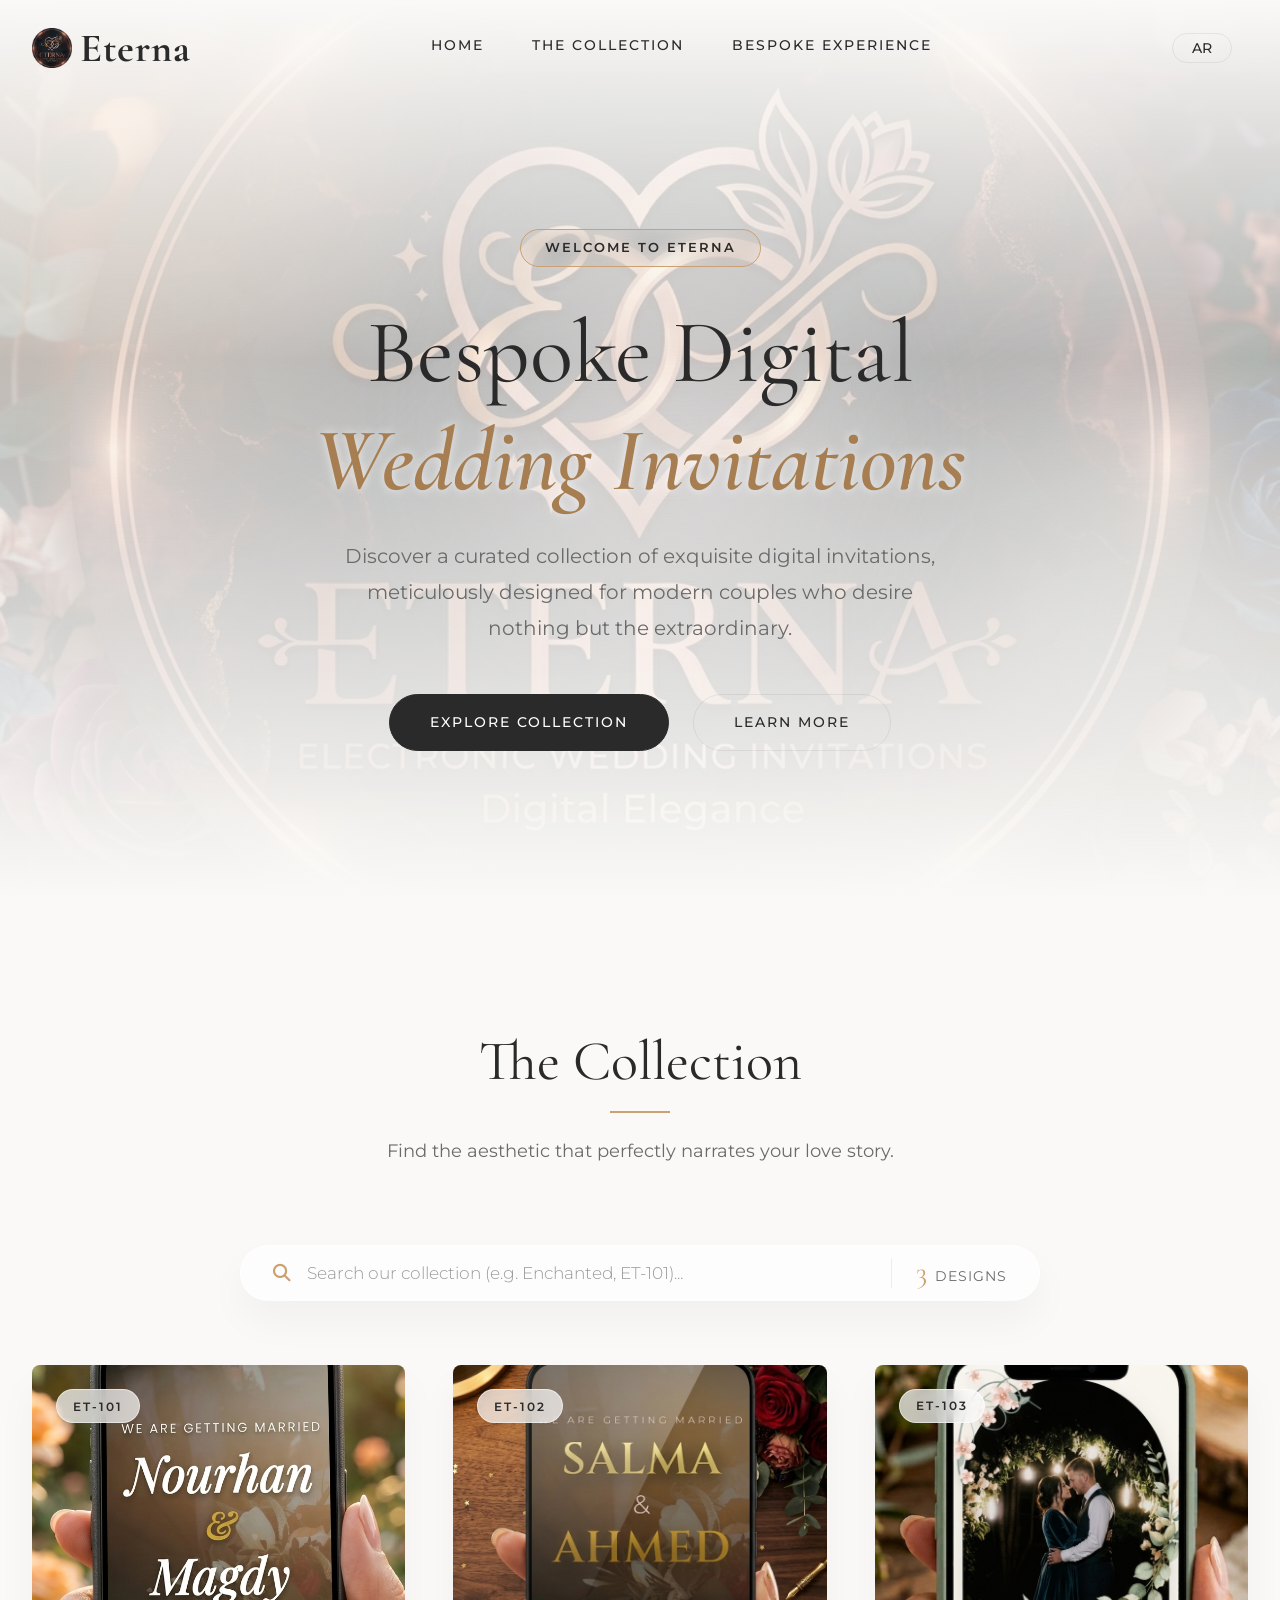
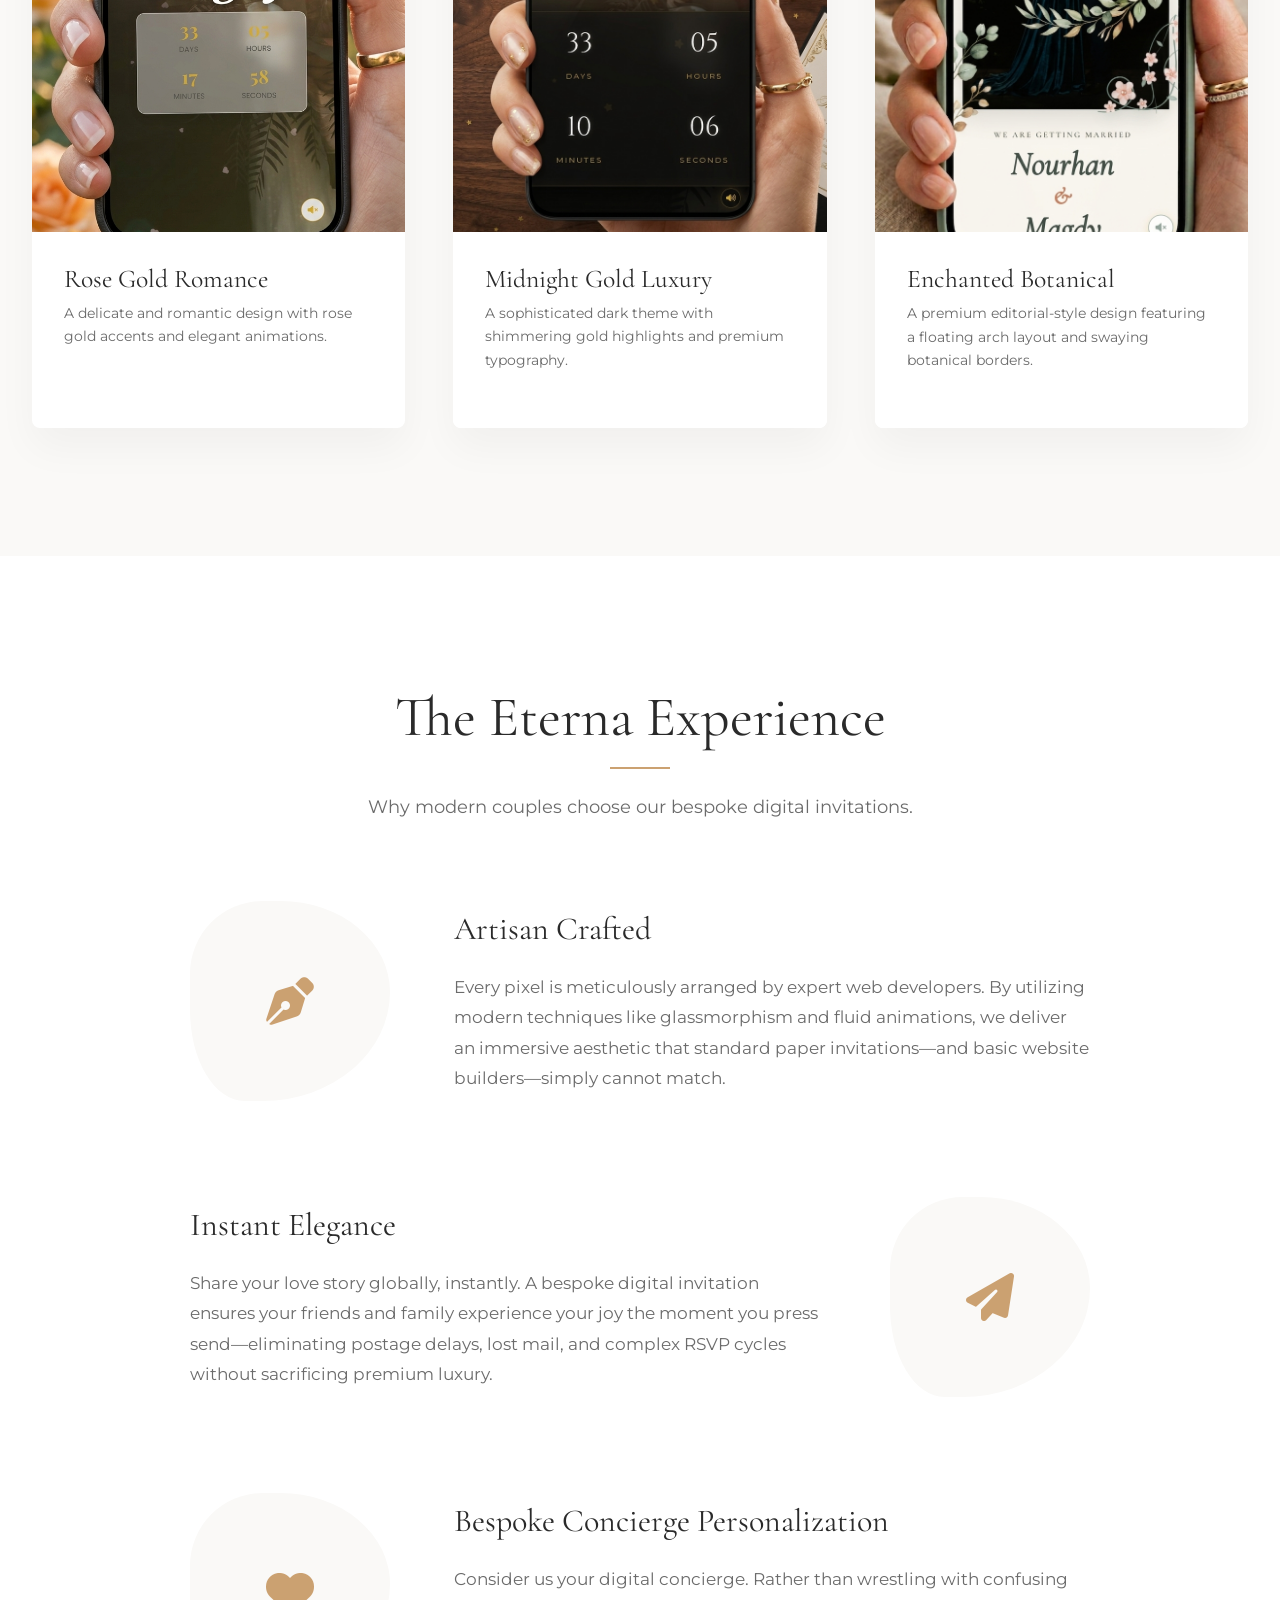
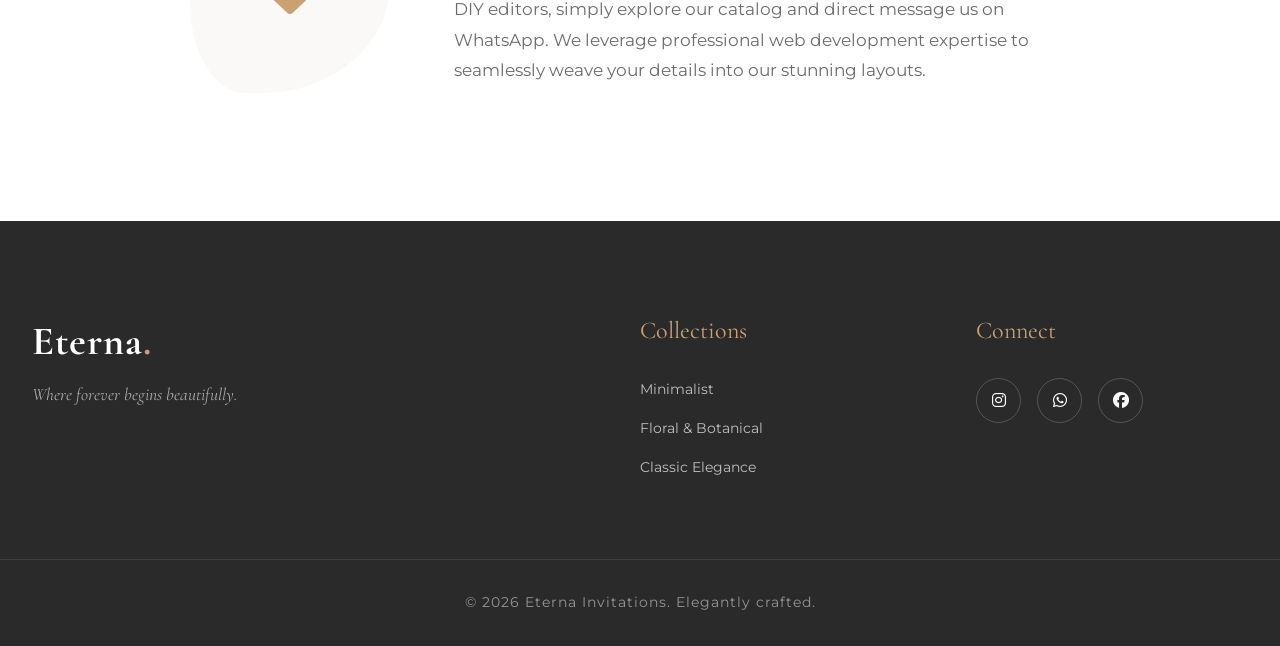
<file: index.html>
<!DOCTYPE html>
<html lang="en">
<head>
    <meta charset="UTF-8">
    <meta name="viewport" content="width=device-width, initial-scale=1.0">
    <title>Eterna | Premium Digital Wedding Invitations</title>

    <!-- Preconnect to Google Fonts -->
    <link rel="preconnect" href="https://fonts.googleapis.com">
    <link rel="preconnect" href="https://fonts.gstatic.com" crossorigin>
    
    <link rel="icon" type="image/png" href="./assets/images/logo-circle.ico" />

    <!-- Fonts: Cormorant Garamond for luxurious headings, Montserrat for clean scalable body -->
    <link href="https://fonts.googleapis.com/css2?family=Cormorant+Garamond:ital,wght@0,300;0,400;0,500;0,600;0,700;1,400&family=Montserrat:wght@200;300;400;500;600&family=Cairo:wght@300;400;500;600;700&family=Tajawal:wght@300;400;500;700&display=swap" rel="stylesheet">
    
    <!-- FontAwesome for icons -->
    <link rel="stylesheet" href="https://cdnjs.cloudflare.com/ajax/libs/font-awesome/6.4.0/css/all.min.css">
    
    <!-- Main Stylesheet -->
    <link rel="stylesheet" href="style.css">
</head>
<body>

    <!-- Sections are loaded dynamically by script.js -->
    <div id="app"></div>

    <script type="module" src="js/app.js"></script>
</body>
</html>
</file>
<file: style.css>
@import url('./css/variables.css');
@import url('./css/base.css');
@import url('./css/components.css');

@import url('./css/layout/navbar.css');
@import url('./css/layout/hero.css');
@import url('./css/layout/catalog.css');
@import url('./css/layout/features.css');
@import url('./css/layout/footer.css');

@import url('./css/animations.css');
@import url('./css/responsive.css');
@import url('./css/rtl.css');
</file>
